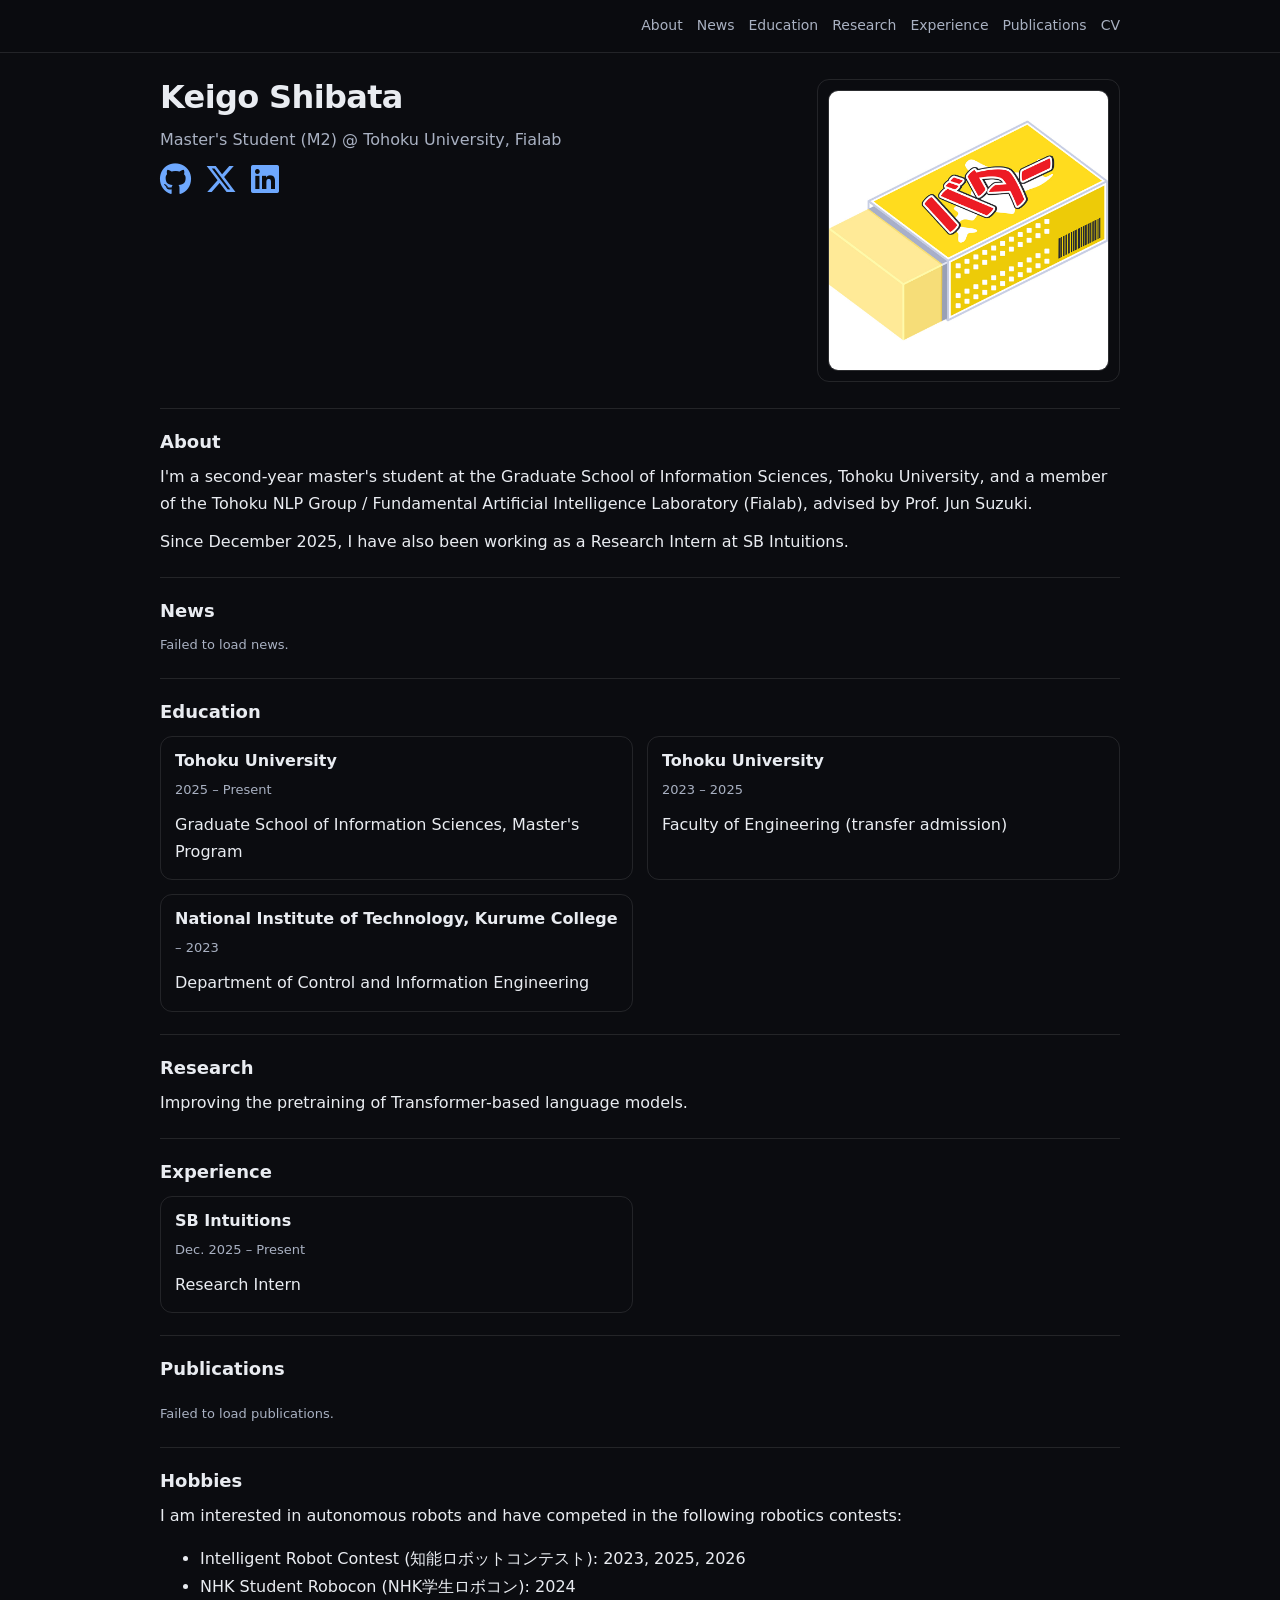
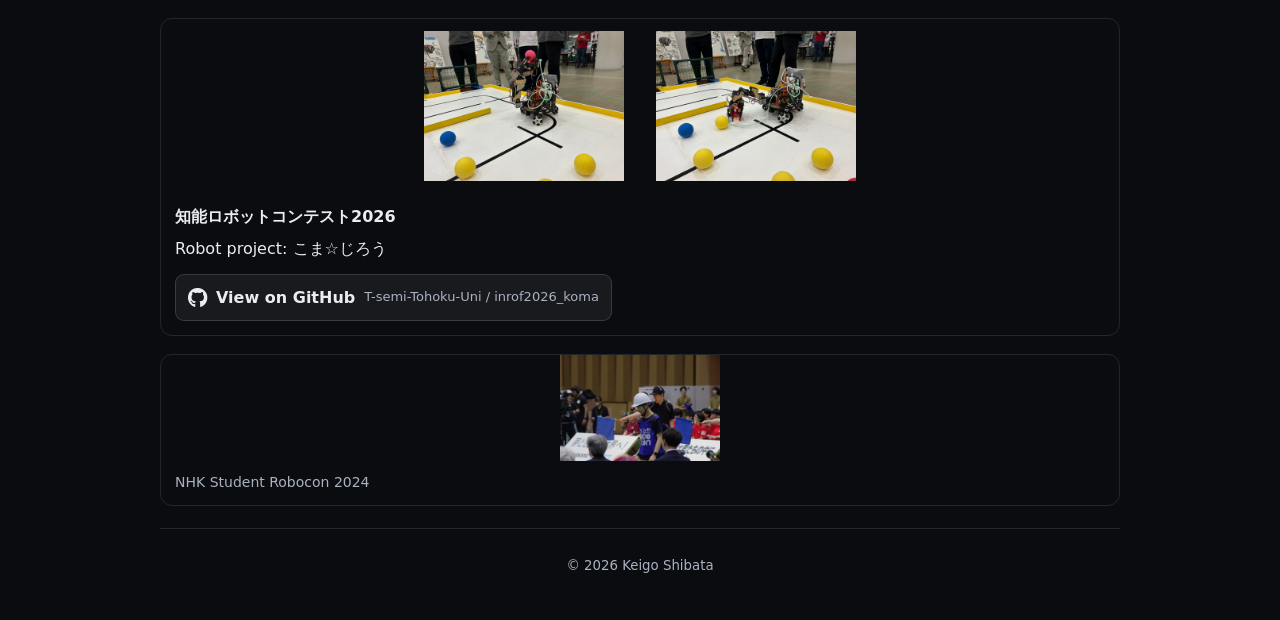
<file: index.html>
<!doctype html>
<html lang="ja">
<link
  rel="stylesheet"
  href="https://cdnjs.cloudflare.com/ajax/libs/font-awesome/6.5.1/css/all.min.css"
/>
<link rel="icon" type="image/png" href="assets/img/icon.png">
<head>
  <meta charset="utf-8" />
  <meta name="viewport" content="width=device-width, initial-scale=1" />
  <title>Keigo Shibata</title>
  <meta name="description" content="KeigoShibata's homepage" />
  <link rel="stylesheet" href="assets/css/style.css?v=20261120-2" />
</head>
<body>
  <header class="site-header">
    <div class="container header-inner">
      <nav class="nav" aria-label="site navigation">
        <a href="#about">About</a>
        <a href="#news">News</a>
        <a href="#education">Education</a>
        <a href="#research">Research</a>
        <a href="#experience">Experience</a>
        <a href="#publications">Publications</a>
        <a href="cv.html">CV</a>
      </nav>
    </div>
  </header>

  <main class="container">
    <section class="hero" id="top">
      <div class="hero__text">
        <h1 class="hero__title">Keigo Shibata</h1>
        <p class="lead">
          Master's Student (M2) @ Tohoku University, Fialab
        </p>

        <div class="meta">
          <span>
            <a href="https://github.com/keigo1216" rel="noopener" aria-label="GitHub">
                <i class="fa-brands fa-github"></i>
            </a>
          </span>

          <span>
            <a href="https://x.com/butternese" rel="noopener" aria-label="X">
                <i class="fa-brands fa-x-twitter"></i>
            </a>
          </span>

          <span>
            <a href="https://www.linkedin.com/in/keigo-shibata-37098a3ba/" rel="noopener" aria-label="LinkedIn">
                <i class="fa-brands fa-linkedin"></i>
            </a>
          </span>
        </div>
      </div>

      <figure class="hero__photo">
        <img src="assets/img/profile.jpg" alt="Profile photo" />
      </figure>
    </section>

    <section id="about" class="section">
      <h2>About</h2>
      <p>
        I'm a second-year master's student at the Graduate School of Information Sciences, Tohoku University,
        and a member of the Tohoku NLP Group / Fundamental Artificial Intelligence Laboratory (Fialab),
        advised by Prof. Jun Suzuki.
      </p>
      <p>
        Since December 2025, I have also been working as a Research Intern at SB Intuitions.
      </p>
    </section>

    <section id="news" class="section">
      <h2>News</h2>
      <div id="newsList" class="news-list" aria-live="polite">
        <!-- Auto-generated from GitHub issues labeled "news" -->
      </div>
    </section>

    <section id="education" class="section">
      <h2>Education</h2>
      <div class="grid">
        <div class="mini-card">
          <h3>Tohoku University</h3>
          <p class="pub-venue">2025 – Present</p>
          <p>Graduate School of Information Sciences, Master's Program</p>
        </div>
        <div class="mini-card">
          <h3>Tohoku University</h3>
          <p class="pub-venue">2023 – 2025</p>
          <p>Faculty of Engineering (transfer admission)</p>
        </div>
        <div class="mini-card">
          <h3>National Institute of Technology, Kurume College</h3>
          <p class="pub-venue">– 2023</p>
          <p>Department of Control and Information Engineering</p>
        </div>
      </div>
    </section>

    <section id="research" class="section">
      <h2>Research</h2>
      <p>
        Improving the pretraining of Transformer-based language models.
      </p>
    </section>

    <section id="experience" class="section">
      <h2>Experience</h2>
      <div class="grid">
        <div class="mini-card">
          <h3>SB Intuitions</h3>
          <p class="pub-venue">Dec. 2025 – Present</p>
          <p>Research Intern</p>
        </div>
      </div>
    </section>

    <section id="publications" class="section">
      <div class="pub-header">
        <h2>Publications</h2>
        <!-- <div class="pub-controls">
          <input id="pubSearch" type="search" placeholder="Search (title/authors/year)" />
          <select id="pubFilter" aria-label="publication type filter">
            <option value="all">All</option>
            <option value="journal">Journal</option>
            <option value="conference">Conference</option>
            <option value="workshop">Workshop</option>
            <option value="preprint">Preprint</option>
            <option value="preprint">Domestic</option>
          </select>
        </div> -->
      </div>

      <div id="pubList" class="pub-list" aria-live="polite">
        <!-- Auto-generated from GitHub issues labeled "pub" -->
      </div>
    </section>

    <section id="hobbies" class="section">
      <h2>Hobbies</h2>
      <p>
        I am interested in autonomous robots and have competed in the following
        robotics contests:
      </p>
      <ul>
        <li>Intelligent Robot Contest (知能ロボットコンテスト): 2023, 2025, 2026</li>
        <li>NHK Student Robocon (NHK学生ロボコン): 2024</li>
      </ul>

      <div class="robot-project">
        <div class="robot-project__gallery">
          <figure>
            <img src="assets/img/robots/inrof2026-robot-1.jpg" alt="知能ロボットコンテスト2026でフィールドを走行するロボット" loading="lazy" />
          </figure>
          <figure>
            <img src="assets/img/robots/inrof2026-robot-2.jpg" alt="知能ロボットコンテスト2026に出場したロボット" loading="lazy" />
          </figure>
        </div>
        <div class="robot-project__caption">
          <h3>知能ロボットコンテスト2026</h3>
          <p>Robot project: こま☆じろう</p>
          <div class="robot-project__links">
            <a class="github-repo-link" href="https://github.com/T-semi-Tohoku-Uni/inrof2026_koma" target="_blank" rel="noopener noreferrer">
              <i class="fa-brands fa-github" aria-hidden="true"></i>
              <span>View on GitHub</span>
              <span class="github-repo-link__name">T-semi-Tohoku-Uni / inrof2026_koma</span>
            </a>
          </div>
        </div>
      </div>

      <figure class="robot-photo">
        <img src="assets/img/robots/nhk-student-robocon-2024.jpg" alt="NHK学生ロボコン2024の競技中の様子" loading="lazy" />
        <figcaption>NHK Student Robocon 2024</figcaption>
      </figure>
    </section>

    <footer class="footer">
      <small>© <span id="year"></span> Keigo Shibata</small>
    </footer>
  </main>

  <script src="assets/js/main.js"></script>
</body>
</html>
</file>
<file: assets/css/style.css>
:root{
  --bg: #0b0c10;
  --panel: #0b0c10;              /* ほぼ同色。実質フラット */
  --text: #e9ecf1;
  --muted: #a9b1c2;
  --accent: #6ea8fe;
  --border: rgba(255,255,255,.10);
  --border-strong: rgba(255,255,255,.14);
}

*{ box-sizing: border-box; }
html,body{ margin:0; padding:0; }

body{
  font-family: ui-sans-serif, system-ui, -apple-system, "Segoe UI", Roboto, "Helvetica Neue",
               Arial, "Noto Sans JP", "Hiragino Sans", "Yu Gothic UI", "YuGothic", Meiryo, sans-serif;
  background: var(--bg);
  color: var(--text);
  line-height: 1.7;
}

a{ color: var(--accent); text-decoration: none; }
a:hover{ text-decoration: underline; }

.container{
  width: min(960px, calc(100% - 32px));
  margin: 0 auto;
}

.site-header{
  position: sticky;
  top: 0;
  background: rgba(11,12,16,.92);
  border-bottom: 1px solid var(--border);
  z-index: 10;
}

.header-inner{
  display:flex;
  align-items:center;
  justify-content:flex-end;
  padding: 14px 0;
}

.nav{
  display:flex;
  gap: 14px;
  flex-wrap: wrap;
  justify-content: flex-end;
}

.nav a{
  color: var(--muted);
  font-size: 14px;
}

.nav a[aria-current="page"]{
  color: var(--text);
}

.nav a:hover{
  color: var(--text);
  text-decoration: none;
}

.hero{
  display:grid;
  grid-template-columns: 1.35fr .65fr;
  gap: 28px;
  padding: 26px 0;
  align-items: start;
  border-bottom: 1px solid var(--border);
}

@media (max-width: 820px){
  .hero{ grid-template-columns: 1fr; }
}

.hero__title{
  margin: 0 0 10px;
  font-size: 32px;
  letter-spacing: -0.02em;
  line-height: 1.15;
}

.page-title{
  margin: 0 0 10px;
  font-size: 28px;
  letter-spacing: -0.02em;
  line-height: 1.15;
}

.lead{
  color: var(--muted);
  margin: 0;
}

.links{
  display:flex;
  gap: 10px;
  margin: 16px 0 10px;
  flex-wrap: wrap;
}

.btn{
  display:inline-flex;
  align-items:center;
  justify-content:center;
  padding: 9px 12px;
  border-radius: 10px;
  border: 1px solid var(--border-strong);
  background: rgba(110,168,254,.16);
  color: var(--text);
  text-decoration:none;
}

.btn:hover{
  text-decoration:none;
  border-color: rgba(110,168,254,.35);
}

.btn--ghost{
  background: transparent;
  border: 1px solid var(--border);
  color: var(--text);
}

.meta{
  display:flex;
  gap: 14px;
  flex-wrap: wrap;
  color: var(--muted);
  font-size: 13px;
  margin-top: 10px;
}

.meta i {
  font-size: 32px; /* ← 好きな大きさに */
}

.hero__photo{
  margin:0;
  padding: 10px;
  border: 1px solid var(--border);
  border-radius: 12px;
  background: transparent;
}

.hero__photo img{
  width: 100%;
  height: auto;
  display:block;
  border-radius: 10px;
  border: 1px solid var(--border);
  background: rgba(255,255,255,.04);
}

.hero__photo figcaption{
  color: var(--muted);
  font-size: 12px;
  margin-top: 8px;
}

.section{
  padding: 22px 0;
  border-bottom: 1px solid var(--border);
}

h2{
  margin: 0 0 10px;
  font-size: 18px;
  line-height: 1.25;
}

h3{
  margin: 0 0 8px;
  font-size: 16px;
  line-height: 1.25;
}

p{ margin: 0; }
.section p + p{ margin-top: 10px; }

.bullets{
  margin: 12px 0 0;
  padding-left: 18px;
  color: var(--muted);
}

.grid{
  display:grid;
  grid-template-columns: 1fr 1fr;
  gap: 14px;
  margin-top: 12px;
}

@media (max-width: 820px){
  .grid{ grid-template-columns: 1fr; }
}

.mini-card{
  padding: 14px;
  border-radius: 12px;
  border: 1px solid var(--border);
  background: transparent;
}

.pub-header{
  display:flex;
  align-items:flex-start;
  justify-content: space-between;
  gap: 12px;
  flex-wrap: wrap;
}

.pub-controls{
  display:flex;
  gap: 10px;
  flex-wrap: wrap;
  align-items:center;
}

input[type="search"], select{
  padding: 9px 10px;
  border-radius: 10px;
  border: 1px solid var(--border);
  background: rgba(255,255,255,.03);
  color: var(--text);
  outline: none;
}

input[type="search"]::placeholder{
  color: rgba(169,177,194,.75);
}

.pub-list{
  margin-top: 8px;
}

.pub-item{
  padding: 14px 0;
  border-top: 1px solid var(--border);
}

.pub-item:first-child{
  border-top: none;
}

.pub-main{
  display:flex;
  gap: 14px;
}

.pub-year{
  width: 62px;
  flex: 0 0 62px;
  color: var(--muted);
  font-variant-numeric: tabular-nums;
}

@media (max-width: 520px){
  .pub-year{ width: 54px; flex-basis: 54px; }
}

.pub-title{
  margin: 0 0 6px;
}

.pub-authors{
  color: var(--muted);
  font-size: 14px;
}

.pub-venue{
  color: var(--muted);
  font-size: 13px;
  margin-top: 4px;
}

.pub-note{
  margin-top: 6px;
  font-size: 13px;
  color: var(--text);
}

.badge{
  display:inline-block;
  padding: 2px 8px;
  border-radius: 999px;
  border: 1px solid var(--border);
  background: rgba(255,255,255,.03);
  font-size: 12px;
  color: var(--text);
}

.pub-links{
  margin-top: 10px;
  display:flex;
  gap: 8px;
  flex-wrap: wrap;
}

.chip{
  display:inline-flex;
  padding: 6px 10px;
  border-radius: 999px;
  border: 1px solid var(--border);
  background: transparent;
  color: var(--text);
  font-size: 12px;
}

.chip:hover{
  text-decoration:none;
  background: rgba(255,255,255,.03);
}

.note{
  margin-top: 12px;
  color: var(--muted);
  font-size: 13px;
}

code{
  background: rgba(255,255,255,.04);
  padding: 2px 6px;
  border-radius: 8px;
}

.news-list{
  margin-top: 8px;
}

.news-item{
  display:flex;
  gap: 14px;
  padding: 10px 0;
  border-top: 1px solid var(--border);
}

.news-item:first-child{
  border-top: none;
}

.news-date{
  width: 90px;
  flex: 0 0 90px;
  color: var(--muted);
  font-size: 13px;
  font-variant-numeric: tabular-nums;
}

.news-title{
  color: var(--text);
}

.robot-project{
  margin-top: 18px;
  border: 1px solid var(--border);
  border-radius: 12px;
  overflow: hidden;
}

.robot-project__gallery{
  display: grid;
  grid-template-columns: repeat(2, minmax(0, 220px));
  justify-content: center;
  gap: 12px;
  padding: 12px;
}

.robot-project__gallery figure{
  margin: 0;
  min-width: 0;
  display: flex;
  align-items: center;
  justify-content: center;
}

.robot-project__gallery img{
  display: block;
  width: 100%;
  height: auto;
  max-height: 150px;
  object-fit: contain;
}

.robot-project__caption{
  padding: 14px;
}

.robot-project__caption p + p{
  margin-top: 6px;
}

.robot-project__links{
  display: flex;
  align-items: center;
  gap: 12px;
  flex-wrap: wrap;
  margin-top: 12px;
}

.github-repo-link{
  display: inline-flex;
  align-items: center;
  gap: 9px;
  padding: 9px 12px;
  border: 1px solid var(--border-strong);
  border-radius: 9px;
  background: rgba(255,255,255,.06);
  color: var(--text);
  font-weight: 600;
}

.github-repo-link:hover{
  border-color: rgba(255,255,255,.3);
  background: rgba(255,255,255,.1);
  text-decoration: none;
}

.github-repo-link i{
  font-size: 20px;
}

.github-repo-link__name{
  color: var(--muted);
  font-size: 13px;
  font-weight: 400;
}

.robot-project__source{
  font-size: 14px;
}

.robot-photo{
  margin: 18px 0 0;
  border: 1px solid var(--border);
  border-radius: 12px;
  overflow: hidden;
}

.robot-photo img{
  display: block;
  width: min(100%, 160px);
  height: auto;
  margin: 0 auto;
}

.robot-photo figcaption{
  padding: 10px 14px;
  color: var(--muted);
  font-size: 14px;
}

@media (max-width: 640px){
  .robot-project__gallery{ grid-template-columns: repeat(2, minmax(0, 1fr)); }
}

@media (max-width: 480px){
  .github-repo-link__name{ display: none; }
}

.cv-frame{
  margin-top: 14px;
  border: 1px solid var(--border);
  border-radius: 12px;
  overflow:hidden;
  background: rgba(255,255,255,.02);
}

.cv-frame iframe{
  width: 100%;
  height: 80vh;
  border: 0;
}

.footer{
  padding: 22px 0 42px;
  color: var(--muted);
  text-align:center;
}
</file>
